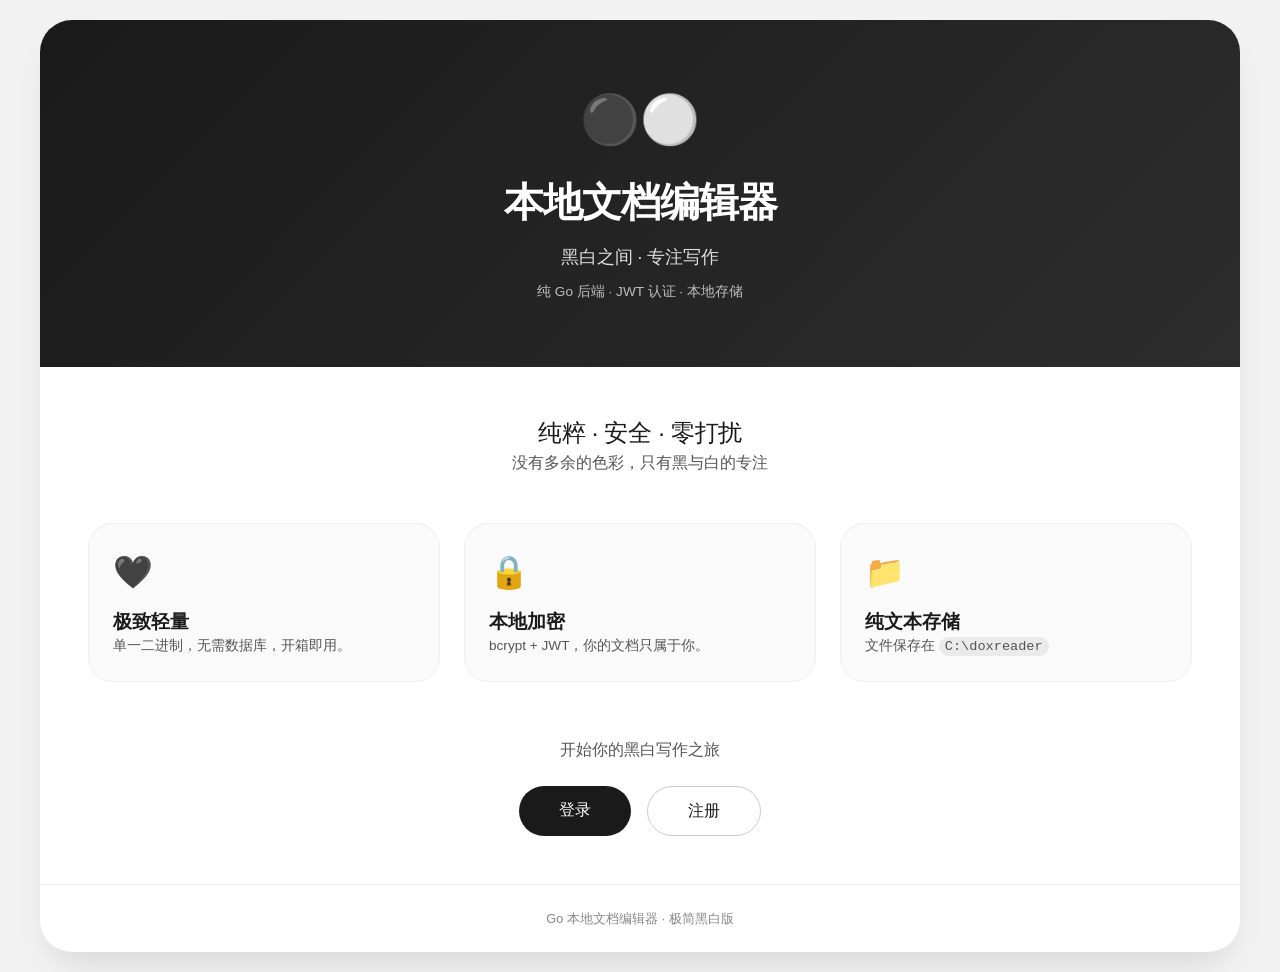
<file: static/index.html>
<!DOCTYPE html>
<html lang="zh-CN">
<head>
    <meta charset="UTF-8">
    <meta name="viewport" content="width=device-width, initial-scale=1.0">
    <title>Go 本地文档编辑器 — 黑白 · 极简</title>
    <link rel="stylesheet" href="/static/style.css">
</head>
<body style="padding: 20px;">
<div style="max-width: 1200px; margin: 0 auto;">
    <div style="background: white; border-radius: 32px; box-shadow: 0 20px 35px -12px rgba(0,0,0,0.12); overflow: hidden;">
        <!-- Hero 黑灰渐变 -->
        <div style="background: linear-gradient(135deg, #1a1a1a 0%, #2d2d2d 100%); color: white; padding: 64px 48px; text-align: center; position: relative;">
            <div style="position: absolute; top: 20px; right: 28px; display: none;" id="profileBtnArea">
                <a href="/profile.html" class="profile-btn-top" title="个人主页">👤</a>
            </div>
            <div style="font-size: 3rem; margin-bottom: 16px;">⚫⚪</div>
            <h1 style="font-size: 2.5rem; font-weight: 700; letter-spacing: -1px; margin: 0 0 12px;">本地文档编辑器</h1>
            <p style="font-size: 1.1rem; opacity: 0.85; max-width: 500px; margin: 0 auto;">黑白之间 · 专注写作</p>
            <p style="font-size: 0.85rem; opacity: 0.7; margin-top: 12px;">纯 Go 后端 · JWT 认证 · 本地存储</p>
        </div>

        <div style="padding: 48px;">
            <h2 style="text-align: center; font-size: 1.5rem; font-weight: 500; letter-spacing: -0.3px;">纯粹 · 安全 · 零打扰</h2>
            <p style="text-align: center; color: #555; margin-bottom: 48px;">没有多余的色彩，只有黑与白的专注</p>

            <div style="display: grid; grid-template-columns: repeat(auto-fit, minmax(260px, 1fr)); gap: 24px;">
                <div style="background: #fafafa; border-radius: 24px; padding: 24px; border: 1px solid #eee;">
                    <div style="font-size: 2rem; margin-bottom: 12px;">🖤</div>
                    <h3 style="font-weight: 600;">极致轻量</h3>
                    <p style="color: #555; font-size: 0.85rem;">单一二进制，无需数据库，开箱即用。</p>
                </div>
                <div style="background: #fafafa; border-radius: 24px; padding: 24px; border: 1px solid #eee;">
                    <div style="font-size: 2rem; margin-bottom: 12px;">🔒</div>
                    <h3 style="font-weight: 600;">本地加密</h3>
                    <p style="color: #555; font-size: 0.85rem;">bcrypt + JWT，你的文档只属于你。</p>
                </div>
                <div style="background: #fafafa; border-radius: 24px; padding: 24px; border: 1px solid #eee;">
                    <div style="font-size: 2rem; margin-bottom: 12px;">📁</div>
                    <h3 style="font-weight: 600;">纯文本存储</h3>
                    <p style="color: #555; font-size: 0.85rem;">文件保存在 <code style="background:#eaeaea;padding:2px 6px;border-radius:12px;">C:\doxreader</code></p>
                </div>
            </div>

            <div style="text-align: center; margin-top: 56px;" id="authSection">
                <p style="color: #555; margin-bottom: 24px;">开始你的黑白写作之旅</p>
                <div class="cta-buttons" style="display: flex; gap: 16px; justify-content: center;">
                    <a href="/login.html" style="background: #1a1a1a; color: white; padding: 12px 40px; border-radius: 40px; text-decoration: none; font-weight: 500;">登录</a>
                    <a href="/register.html" style="background: white; color: #1a1a1a; padding: 12px 40px; border-radius: 40px; text-decoration: none; border: 1px solid #ccc;">注册</a>
                </div>
                <div class="logged-in-area" id="loggedInArea" style="display: none; margin-top: 24px;">
                    <p style="color: #333;">👋 欢迎回来</p>
                    <a href="/editor.html" style="display: inline-block; background: #1a1a1a; color: white; padding: 12px 40px; border-radius: 40px; text-decoration: none;">进入编辑器 →</a>
                    <button class="logout-link" id="logoutBtn" style="display: block; margin: 12px auto 0; background: none; border: none; color: #888; cursor: pointer;">退出登录</button>
                </div>
            </div>
        </div>

        <div style="text-align: center; padding: 24px; border-top: 1px solid #eee; font-size: 0.8rem; color: #888;">
            Go 本地文档编辑器 · 极简黑白版
        </div>
    </div>
</div>

<script type="module">
    import { getToken, removeToken, isLoggedIn } from '/static/auth.js';
    if (isLoggedIn()) {
        document.querySelector('.cta-buttons').style.display = 'none';
        document.getElementById('loggedInArea').style.display = 'block';
        document.getElementById('profileBtnArea').style.display = 'block';
    }
    document.getElementById('logoutBtn')?.addEventListener('click', () => {
        removeToken();
        window.location.reload();
    });
</script>
</body>
</html>
</file>
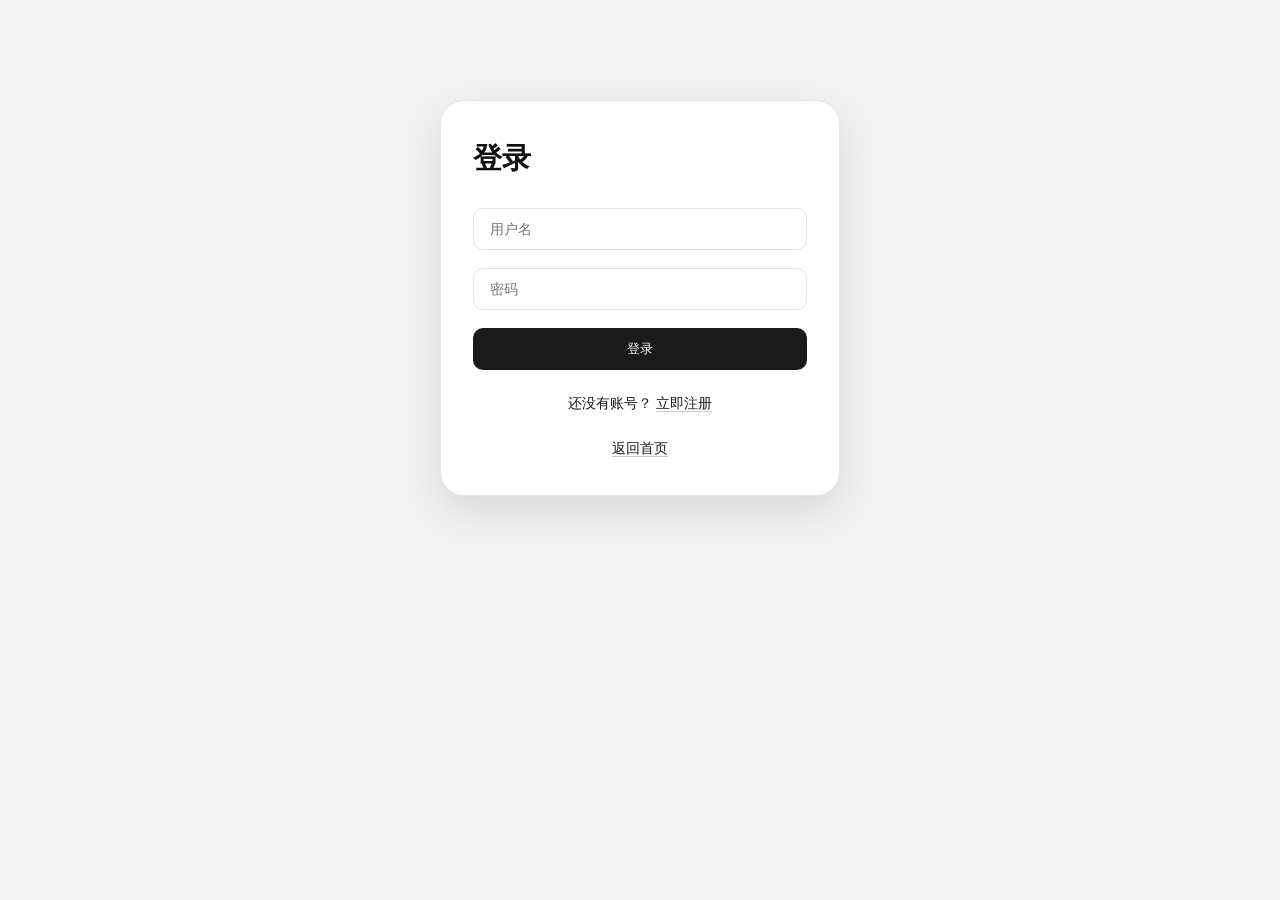
<file: static/login.html>
<!DOCTYPE html>
<html lang="zh-CN">
<head>
    <meta charset="UTF-8">
    <meta name="viewport" content="width=device-width, initial-scale=1.0">
    <title>登录 - 文档编辑器</title>
    <link rel="stylesheet" href="/static/style.css">
</head>
<body>
<div class="auth-container">
    <h2>登录</h2>
    <div id="errorMsg" class="error"></div>
    <input type="text" id="username" placeholder="用户名" autocomplete="username">
    <input type="password" id="password" placeholder="密码" autocomplete="current-password">
    <button id="loginBtn">登录</button>
    <div class="link">还没有账号？ <a href="/register.html">立即注册</a></div>
    <div class="link"><a href="/">返回首页</a></div>
</div>
<script type="module">
    import { setToken } from '/static/auth.js';
    const loginBtn = document.getElementById('loginBtn');
    const errorDiv = document.getElementById('errorMsg');
    loginBtn.addEventListener('click', async () => {
        const username = document.getElementById('username').value.trim();
        const password = document.getElementById('password').value;
        if (!username || !password) {
            errorDiv.textContent = '请填写完整信息';
            return;
        }
        try {
            const res = await fetch('/api/login', {
                method: 'POST',
                headers: { 'Content-Type': 'application/json' },
                body: JSON.stringify({ username, password })
            });
            const data = await res.json();
            if (data.success) {
                setToken(data.token);
                window.location.href = '/';
            } else {
                errorDiv.textContent = data.error || '登录失败';
            }
        } catch (err) {
            errorDiv.textContent = '网络错误';
        }
    });
</script>
</body>
</html>
</file>
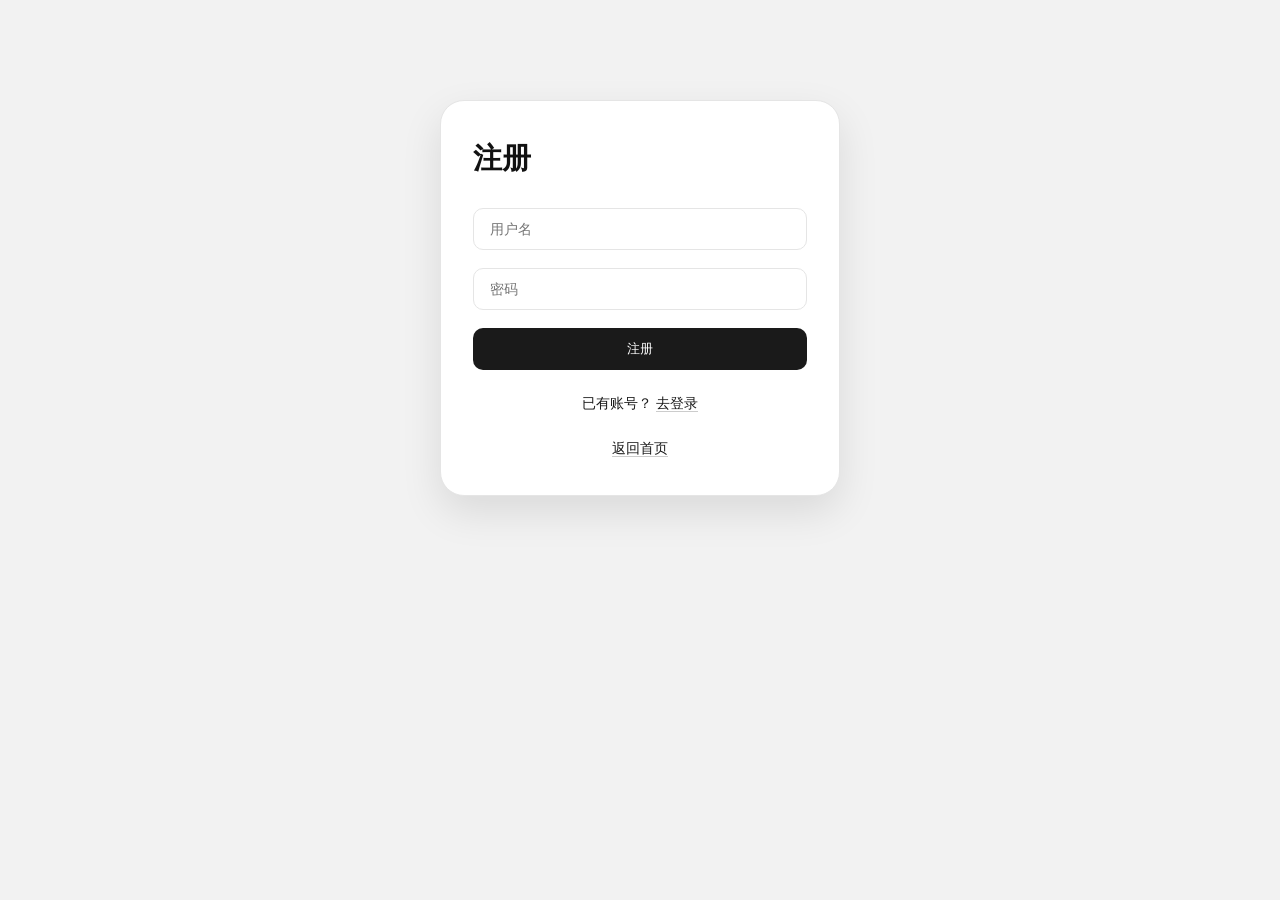
<file: static/register.html>
<!DOCTYPE html>
<html lang="zh-CN">
<head>
    <meta charset="UTF-8">
    <meta name="viewport" content="width=device-width, initial-scale=1.0">
    <title>注册 - 文档编辑器</title>
    <link rel="stylesheet" href="/static/style.css">
</head>
<body>
<div class="auth-container">
    <h2>注册</h2>
    <div id="errorMsg" class="error"></div>
    <input type="text" id="username" placeholder="用户名" autocomplete="username">
    <input type="password" id="password" placeholder="密码" autocomplete="new-password">
    <button id="registerBtn">注册</button>
    <div class="link">已有账号？ <a href="/login.html">去登录</a></div>
    <div class="link"><a href="/">返回首页</a></div>
</div>
<script type="module">
    const registerBtn = document.getElementById('registerBtn');
    const errorDiv = document.getElementById('errorMsg');
    registerBtn.addEventListener('click', async () => {
        const username = document.getElementById('username').value.trim();
        const password = document.getElementById('password').value;
        if (!username || !password) {
            errorDiv.textContent = '请填写完整信息';
            return;
        }
        try {
            const res = await fetch('/api/register', {
                method: 'POST',
                headers: { 'Content-Type': 'application/json' },
                body: JSON.stringify({ username, password })
            });
            const data = await res.json();
            if (data.success) {
                alert('注册成功，请登录');
                window.location.href = '/login.html';
            } else {
                errorDiv.textContent = data.error || '注册失败';
            }
        } catch (err) {
            errorDiv.textContent = '网络错误';
        }
    });
</script>
</body>
</html>
</file>
<file: static/style.css>
/* ========== 黑白极简 · 设计系统 v2 ========== */
:root {
    /* 颜色 */
    --bg-body: #f2f2f2;
    --bg-card: #ffffff;
    --bg-sidebar: #f8f8f8;
    --bg-sidebar-hover: #efefef;
    --bg-sidebar-active: #e8e8e8;
    --bg-editor: #ffffff;
    --bg-toolbar: #fafafa;
    --bg-popup: #1a1a1a;
    --bg-tag: #f0f0f0;

    --text-primary: #1a1a1a;
    --text-secondary: #5a5a5a;
    --text-muted: #999999;
    --text-inverse: #ffffff;
    --text-link: #1a1a1a;

    --border: #e5e5e5;
    --border-light: #f0f0f0;
    --border-dark: #bbbbbb;

    --shadow-sm: 0 1px 3px rgba(0, 0, 0, 0.04);
    --shadow-md: 0 4px 12px rgba(0, 0, 0, 0.06);
    --shadow-lg: 0 8px 24px rgba(0, 0, 0, 0.08);
    --shadow-xl: 0 16px 40px rgba(0, 0, 0, 0.10);

    --btn-primary: #1a1a1a;
    --btn-primary-hover: #000000;
    --btn-secondary: #6b6b6b;
    --btn-secondary-hover: #4a4a4a;
    --btn-danger: #b91c1c;
    --btn-danger-hover: #991b1b;
    --btn-ghost: transparent;
    --btn-ghost-hover: #efefef;

    --radius-xs: 4px;
    --radius-sm: 6px;
    --radius-md: 10px;
    --radius-lg: 16px;
    --radius-xl: 24px;

    --font-sans: 'Inter', -apple-system, 'Segoe UI', Roboto, Helvetica, Arial, sans-serif;
    --font-mono: 'JetBrains Mono', 'Fira Code', 'Cascadia Code', monospace;
    --sidebar-width: 280px;
}

* { margin: 0; padding: 0; box-sizing: border-box; }

body {
    font-family: var(--font-sans);
    background: var(--bg-body);
    color: var(--text-primary);
    line-height: 1.5;
    min-height: 100vh;
    padding: 20px;
    -webkit-font-smoothing: antialiased;
}

/* ========== 主容器 ========== */
.app {
    max-width: 1500px;
    margin: 0 auto;
    background: var(--bg-card);
    border-radius: var(--radius-xl);
    box-shadow: var(--shadow-lg);
    overflow: hidden;
    display: flex;
    flex-direction: column;
    min-height: calc(100vh - 40px);
}

/* ========== 头部 ========== */
header {
    background: linear-gradient(135deg, #1a1a1a 0%, #2a2a2a 100%);
    color: white;
    padding: 18px 72px 18px 28px;
    position: relative;
    flex-shrink: 0;
}

header h1 {
    font-size: 1.25rem;
    font-weight: 600;
    letter-spacing: -0.3px;
    color: white;
}

header h1 code {
    background: rgba(255,255,255,0.15);
    padding: 2px 12px;
    border-radius: 20px;
    font-size: 0.85rem;
    font-weight: 400;
    color: #e0e0e0;
}

header p {
    font-size: 0.78rem;
    opacity: 0.6;
    margin-top: 2px;
}

header p code {
    background: rgba(255,255,255,0.1);
    padding: 1px 8px;
    border-radius: 12px;
    font-size: 0.75rem;
}

.profile-btn-top {
    position: absolute;
    top: 16px;
    right: 24px;
    width: 34px; height: 34px;
    border-radius: 50%;
    background: rgba(255,255,255,0.9);
    color: #1a1a1a;
    display: flex; align-items: center; justify-content: center;
    text-decoration: none;
    font-size: 1rem;
    transition: all 0.2s;
    box-shadow: var(--shadow-sm);
}
.profile-btn-top:hover {
    background: white;
    transform: scale(1.08);
    box-shadow: var(--shadow-md);
}

/* ========== 左右布局 ========== */
.main {
    display: flex;
    flex: 1;
    min-height: 0;
    height: calc(100vh - 40px - 70px);
}

/* ========== 侧边栏 ========== */
.sidebar {
    width: var(--sidebar-width);
    background: var(--bg-sidebar);
    border-right: 1px solid var(--border);
    display: flex;
    flex-direction: column;
    flex-shrink: 0;
    overflow: hidden;
}

.sidebar-section {
    padding: 14px 14px 10px;
}
.sidebar-section + .sidebar-section {
    border-top: 1px solid var(--border-light);
}

.sidebar-header {
    display: flex;
    justify-content: space-between;
    align-items: center;
    margin-bottom: 8px;
}
.sidebar-header h3 {
    font-size: 0.7rem;
    font-weight: 600;
    text-transform: uppercase;
    letter-spacing: 0.8px;
    color: var(--text-muted);
}

.sidebar-btn {
    background: var(--btn-ghost);
    border: none;
    width: 26px; height: 26px;
    border-radius: var(--radius-sm);
    cursor: pointer;
    color: var(--text-muted);
    display: flex; align-items: center; justify-content: center;
    font-size: 0.9rem;
    transition: all 0.15s;
}
.sidebar-btn:hover {
    background: var(--btn-ghost-hover);
    color: var(--text-primary);
}

/* ---- 分类树（可折叠） ---- */
.category-tree {
    list-style: none;
    font-size: 0.82rem;
    margin-bottom: 2px;
}
.category-tree li {
    padding: 4px 8px 4px 12px;
    cursor: pointer;
    border-radius: var(--radius-sm);
    transition: all 0.12s;
    color: var(--text-primary);
    position: relative;
    border-left: 2.5px solid transparent;
    display: flex;
    align-items: center;
    gap: 2px;
}
.category-tree li:hover {
    background: var(--bg-sidebar-hover);
}
.category-tree li.active {
    background: var(--bg-sidebar-active);
    font-weight: 500;
    border-left-color: var(--text-primary);
}
/* 层级缩进 */
.category-tree li.cat-child {
    padding-left: 24px;
    border-left-color: #bbb;
}
.category-tree li.cat-child.active {
    border-left-color: #555;
}
.category-tree li.cat-grandchild {
    padding-left: 38px;
    border-left-color: #d5d5d5;
}
.category-tree li.cat-grandchild.active {
    border-left-color: #777;
}
/* 展开/折叠箭头 */
.cat-toggle {
    display: inline-block;
    width: 14px;
    font-size: 0.6rem;
    cursor: pointer;
    flex-shrink: 0;
    color: var(--text-muted);
    user-select: none;
}
.cat-toggle:hover {
    color: var(--text-primary);
}
/* "全部文档"和"未分类"不缩进 */
.category-tree li.cat-all,
.category-tree li.cat-uncat {
    padding-left: 12px;
}
.category-tree li.cat-all.active,
.category-tree li.cat-uncat.active {
    border-left-color: var(--text-primary);
}

.cat-actions {
    display: none;
    position: absolute;
    right: 6px; top: 50%;
    transform: translateY(-50%);
    font-size: 0.75rem;
    color: var(--text-muted);
    background: inherit;
    padding-left: 6px;
}
.category-tree li:hover .cat-actions {
    display: flex;
    gap: 2px;
}
.cat-actions span {
    cursor: pointer;
    padding: 2px 4px;
    border-radius: 3px;
}
.cat-actions span:hover {
    background: #ddd;
    color: var(--text-primary);
}

/* ---- 新建分类表单 ---- */
.new-category-form {
    display: none;
    padding: 6px 0;
}
.new-category-form.visible {
    display: block;
}
.new-category-form input,
.new-category-form select {
    font-size: 0.77rem;
    padding: 5px 8px;
    border: 1px solid var(--border);
    border-radius: var(--radius-sm);
    background: white;
    width: 100%;
    margin-bottom: 4px;
}
.new-category-form input:focus,
.new-category-form select:focus {
    outline: none;
    border-color: var(--text-primary);
}
.new-category-form .form-row {
    display: flex;
    gap: 4px;
    align-items: center;
}
.new-category-form .form-row select {
    flex: 1;
}
.new-category-form .form-row button {
    padding: 5px 12px;
    background: var(--btn-primary);
    color: white;
    border: none;
    border-radius: var(--radius-sm);
    cursor: pointer;
    font-size: 0.77rem;
    white-space: nowrap;
}

/* ---- 文件列表 ---- */
.file-section {
    flex: 1;
    display: flex;
    flex-direction: column;
    min-height: 0;
    padding: 10px 14px 0;
    overflow: hidden;
}

.file-list {
    list-style: none;
    flex: 1;
    overflow-y: auto;
    margin-bottom: 10px;
}
.file-list li {
    padding: 7px 10px;
    margin-bottom: 3px;
    border-radius: var(--radius-sm);
    cursor: pointer;
    display: flex;
    justify-content: space-between;
    align-items: center;
    transition: all 0.12s;
    font-size: 0.85rem;
}
.file-list li:hover {
    background: var(--bg-sidebar-hover);
}
.file-list li.active {
    background: var(--bg-sidebar-active);
    font-weight: 500;
    border-left: 2.5px solid var(--text-primary);
    border-radius: var(--radius-sm) 2px 2px var(--radius-sm);
}
.file-name {
    flex: 1;
    overflow: hidden;
    text-overflow: ellipsis;
    white-space: nowrap;
}
.del-btn {
    background: transparent; border: none;
    color: var(--text-muted); cursor: pointer;
    opacity: 0; font-size: 0.85rem;
    padding: 2px 6px; border-radius: 10px;
    transition: all 0.15s;
}
.file-list li:hover .del-btn { opacity: 0.5; }
.del-btn:hover { opacity: 1 !important; color: var(--btn-danger); background: #fce4e4; }

/* ---- 新建文件 ---- */
.new-file {
    display: flex;
    gap: 6px;
    padding-top: 10px;
    border-top: 1px solid var(--border-light);
}
.new-file input {
    flex: 1;
    padding: 7px 10px;
    border: 1px solid var(--border);
    border-radius: var(--radius-sm);
    font-size: 0.8rem;
    transition: all 0.2s;
    background: white;
}
.new-file input:focus {
    outline: none;
    border-color: var(--text-primary);
    box-shadow: 0 0 0 2px rgba(0,0,0,0.04);
}
.new-file button {
    padding: 7px 14px;
    background: var(--btn-primary);
    color: white;
    border: none;
    border-radius: var(--radius-sm);
    font-size: 0.78rem;
    font-weight: 500;
    cursor: pointer;
    transition: all 0.15s;
    white-space: nowrap;
}
.new-file button:hover {
    background: var(--btn-primary-hover);
}

/* ---- 标注面板（侧边栏底部） ---- */
.annotation-section {
    border-top: 1px solid var(--border-light);
    padding: 10px 14px;
    max-height: 30vh;
    overflow-y: auto;
    flex-shrink: 0;
}
.annotation-section .sidebar-header {
    margin-bottom: 6px;
}

.annotation-list, .reference-list {
    list-style: none;
    font-size: 0.8rem;
}

.annotation-item {
    padding: 6px 8px;
    margin-bottom: 4px;
    background: white;
    border-radius: var(--radius-sm);
    border: 1px solid var(--border-light);
    transition: all 0.12s;
}
.annotation-item:hover {
    border-color: var(--border);
}

.annotation-text {
    background: #f6f6f6;
    padding: 3px 6px;
    border-radius: 3px;
    font-size: 0.78rem;
    color: var(--text-secondary);
    margin-bottom: 3px;
    font-style: italic;
    word-break: break-all;
}
.annotation-link {
    font-size: 0.75rem;
    color: var(--text-link);
    cursor: pointer;
    text-decoration: none;
}
.annotation-link:hover {
    text-decoration: underline;
}
.annotation-comment {
    font-size: 0.73rem;
    color: var(--text-muted);
    font-style: italic;
    margin-top: 2px;
}
.annotation-delete {
    cursor: pointer;
    color: var(--text-muted);
    font-size: 0.7rem;
    float: right;
}
.annotation-delete:hover {
    color: var(--btn-danger);
}

.reference-section {
    margin-top: 8px;
    padding-top: 6px;
    border-top: 1px solid var(--border-light);
}
.reference-item {
    padding: 4px 8px;
    margin-bottom: 3px;
    color: var(--text-secondary);
}
.reference-item a {
    color: var(--text-link);
    text-decoration: none;
    font-weight: 500;
}
.reference-item a:hover {
    text-decoration: underline;
}

/* ========== 编辑器区域 ========== */
.editor {
    flex: 1;
    display: flex;
    flex-direction: column;
    background: var(--bg-editor);
    min-width: 0;
}

/* ---- 工具栏 ---- */
.toolbar {
    display: flex;
    align-items: center;
    gap: 10px;
    padding: 12px 20px;
    border-bottom: 1px solid var(--border-light);
    background: var(--bg-toolbar);
    flex-shrink: 0;
}

.toolbar-left {
    display: flex;
    align-items: center;
    gap: 8px;
    flex: 1;
    min-width: 0;
}

.toolbar-right {
    display: flex;
    align-items: center;
    gap: 6px;
    flex-shrink: 0;
}

.current-file-badge {
    background: var(--bg-tag);
    padding: 4px 14px;
    border-radius: 30px;
    font-size: 0.8rem;
    font-weight: 500;
    color: var(--text-secondary);
    white-space: nowrap;
    overflow: hidden;
    text-overflow: ellipsis;
    max-width: 200px;
}

.file-category-select {
    font-size: 0.78rem;
    padding: 4px 8px;
    border: 1px solid var(--border);
    border-radius: var(--radius-sm);
    background: white;
    color: var(--text-primary);
    max-width: 180px;
}
.file-category-select:focus {
    outline: none;
    border-color: var(--text-primary);
}

.toolbar-btn {
    padding: 6px 14px;
    border-radius: var(--radius-sm);
    font-size: 0.78rem;
    font-weight: 500;
    border: none;
    cursor: pointer;
    transition: all 0.15s;
    white-space: nowrap;
}
.toolbar-btn.primary {
    background: var(--btn-primary);
    color: white;
}
.toolbar-btn.primary:hover {
    background: var(--btn-primary-hover);
}
.toolbar-btn.secondary {
    background: transparent;
    color: var(--text-secondary);
    border: 1px solid var(--border);
}
.toolbar-btn.secondary:hover {
    background: var(--bg-sidebar-hover);
}
.toolbar-btn.danger {
    background: transparent;
    color: var(--text-secondary);
}
.toolbar-btn.danger:hover {
    background: #fce4e4;
    color: var(--btn-danger);
}

/* ---- 编辑器文本框 ---- */
.editor-textarea {
    flex: 1;
    font-family: var(--font-mono);
    padding: 24px 28px;
    border: none;
    font-size: 14px;
    line-height: 1.7;
    resize: none;
    background: var(--bg-editor);
    transition: all 0.15s;
    min-height: 200px;
}
.editor-textarea:focus {
    outline: none;
}
.editor-textarea::placeholder {
    color: var(--text-muted);
}

/* ---- 标注弹出气泡 ---- */
.annotation-popup {
    display: none;
    position: fixed;
    background: var(--bg-popup);
    color: white;
    border-radius: var(--radius-sm);
    padding: 2px;
    z-index: 500;
    box-shadow: var(--shadow-lg);
    pointer-events: auto;
}
.annotation-popup.visible {
    display: block;
    animation: popIn 0.15s ease;
}
.annotation-popup button {
    background: none;
    border: none;
    color: white;
    cursor: pointer;
    padding: 4px 10px;
    font-size: 0.78rem;
    border-radius: 4px;
    transition: background 0.1s;
}
.annotation-popup button:hover {
    background: rgba(255,255,255,0.12);
}

/* ---- 状态栏 ---- */
.status {
    padding: 6px 20px;
    font-size: 0.72rem;
    color: var(--text-muted);
    text-align: right;
    border-top: 1px solid var(--border-light);
    flex-shrink: 0;
}

/* ========== 全局最小化 ========== */
.app {
    transition: opacity 0.35s ease, transform 0.35s ease, visibility 0.35s ease;
}
.app.minimized {
    opacity: 0;
    transform: scale(0.96) translateY(-8px);
    visibility: hidden;
    pointer-events: none;
}

/* 所有可拖拽的浮动按钮 — 用 left/top 定位以便过渡 */
.draggable-btn {
    position: fixed;
    z-index: 1000;
    width: 56px;
    height: 56px;
    right: 28px;
    border-radius: 50%;
    background: #1a1a1a;
    color: white;
    border: none;
    font-size: 1.3rem;
    cursor: grab;
    box-shadow: 0 4px 16px rgba(0,0,0,0.25);
    display: flex;
    align-items: center;
    justify-content: center;
    user-select: none;
    transition: left 0.4s cubic-bezier(0.34, 1.56, 0.64, 1),
                top 0.4s cubic-bezier(0.34, 1.56, 0.64, 1),
                opacity 0.2s ease;
}
.draggable-btn:active { cursor: grabbing; }
.draggable-btn:hover {
    background: #000;
    box-shadow: 0 6px 20px rgba(0,0,0,0.3);
}
.draggable-btn.dragging {
    transition: none !important;
    cursor: grabbing;
}
/* ========== 动画 ========== */
@keyframes popIn {
    from { opacity: 0; transform: scale(0.9) translateY(-4px); }
    to { opacity: 1; transform: scale(1) translateY(0); }
}
@keyframes fadeIn {
    from { opacity: 0; }
    to { opacity: 1; }
}
@keyframes slideDown {
    from { opacity: 0; max-height: 0; }
    to { opacity: 1; max-height: 200px; }
}

/* ========== 滚动条 ========== */
::-webkit-scrollbar { width: 5px; height: 5px; }
::-webkit-scrollbar-track { background: transparent; }
::-webkit-scrollbar-thumb { background: #ccc; border-radius: 10px; }
::-webkit-scrollbar-thumb:hover { background: #999; }

/* ========== 响应式 ========== */
@media (max-width: 800px) {
    body { padding: 12px; }
    .main { flex-direction: column; }
    .sidebar { width: 100%; border-right: none; border-bottom: 1px solid var(--border); }
    .toolbar { flex-wrap: wrap; }
    .toolbar-right { width: 100%; justify-content: flex-end; }
}

/* ======================================================================
   以下为保持兼容的旧样式（AI 面板、登录/注册等，未改动）
   ====================================================================== */

/* 登录/注册卡片 */
.auth-container {
    max-width: 400px; margin: 80px auto;
    padding: 36px 32px; background: white;
    border-radius: var(--radius-xl);
    box-shadow: var(--shadow-xl);
    border: 1px solid var(--border);
}
.auth-container h2 {
    font-size: 1.8rem; font-weight: 600;
    margin-bottom: 28px; color: #111;
    letter-spacing: -0.5px;
}
.auth-container input {
    width: 100%; padding: 12px 16px; margin-bottom: 18px;
    border: 1px solid var(--border); border-radius: var(--radius-md);
    font-size: 0.9rem; transition: all 0.2s; background: white;
}
.auth-container input:focus {
    outline: none; border-color: #1a1a1a;
    box-shadow: 0 0 0 3px rgba(0,0,0,0.05);
}
.auth-container button {
    width: 100%; padding: 12px;
    background: #1a1a1a; color: white;
    border: none; border-radius: var(--radius-md);
    font-weight: 500; cursor: pointer; transition: all 0.2s;
}
.auth-container button:hover { background: #000; transform: translateY(-1px); }
.error { color: #b91c1c; font-size: 0.85rem; margin-bottom: 16px; }
.link { text-align: center; margin-top: 24px; font-size: 0.85rem; }
.link a { color: #1a1a1a; text-decoration: none; font-weight: 500; border-bottom: 1px solid #ccc; }
.link a:hover { color: #000; border-bottom-color: #000; }

/* ========== AI 对话面板（原样保留） ========== */
.ai-toggle-btn {
    position: fixed; bottom: 28px; right: 28px;
    z-index: 1000; width: 56px; height: 56px;
    border-radius: 50%; background: #1a1a1a; color: white;
    border: none; font-size: 1.3rem; cursor: pointer;
    box-shadow: 0 4px 16px rgba(0,0,0,0.25);
    transition: all 0.2s ease;
    display: flex; align-items: center; justify-content: center;
}
.ai-toggle-btn:hover { background: #000; transform: scale(1.05); box-shadow: 0 6px 20px rgba(0,0,0,0.3); }
.ai-chat-panel {
    position: fixed; bottom: 100px; right: 28px; z-index: 999;
    width: 420px; height: 600px; max-height: 85vh;
    min-width: 320px; min-height: 400px; max-width: 750px;
    background: white; border-radius: 20px;
    box-shadow: 0 12px 40px rgba(0,0,0,0.18);
    border: 1px solid var(--border);
    transform: translateY(20px); opacity: 0; visibility: hidden;
    transition: opacity 0.25s ease, visibility 0.25s ease, transform 0.25s ease;
}
.ai-chat-panel-inner { overflow: hidden; border-radius: inherit; height: 100%; display: flex; flex-direction: column; }
.ai-chat-panel.dragging, .ai-chat-panel.dragging .ai-chat-panel-inner { transition: none !important; user-select: none; }
.resize-handle { position: absolute; z-index: 1002; }
.resize-handle[data-dir="n"] { top: -5px; left: 10px; right: 10px; height: 10px; cursor: n-resize; }
.resize-handle[data-dir="s"] { bottom: -5px; left: 10px; right: 10px; height: 10px; cursor: s-resize; }
.resize-handle[data-dir="e"] { right: -5px; top: 10px; bottom: 10px; width: 10px; cursor: e-resize; }
.resize-handle[data-dir="w"] { left: -5px; top: 10px; bottom: 10px; width: 10px; cursor: w-resize; }
.resize-handle[data-dir="nw"] { top: -5px; left: -5px; width: 18px; height: 18px; cursor: nw-resize; }
.resize-handle[data-dir="ne"] { top: -5px; right: -5px; width: 18px; height: 18px; cursor: ne-resize; }
.resize-handle[data-dir="sw"] { bottom: -5px; left: -5px; width: 18px; height: 18px; cursor: sw-resize; }
.resize-handle[data-dir="se"] { bottom: -5px; right: -5px; width: 18px; height: 18px; cursor: se-resize; }
.ai-chat-panel.visible { transform: translateY(0); opacity: 1; visibility: visible; }
.ai-chat-header {
    background: linear-gradient(135deg, #1a1a1a 0%, #2c2c2c 100%);
    color: white; padding: 14px 18px;
    display: flex; justify-content: space-between; align-items: center;
    font-size: 0.9rem; font-weight: 500; cursor: grab;
}
.ai-chat-header:active { cursor: grabbing; }
.ai-chat-actions button {
    background: transparent; border: none; color: rgba(255,255,255,0.7);
    cursor: pointer; font-size: 1rem; padding: 4px 8px; border-radius: 12px; transition: all 0.2s;
}
.ai-chat-actions button:hover { background: rgba(255,255,255,0.15); color: white; }
.ai-chat-messages {
    flex: 1; overflow-y: auto; padding: 16px;
    background: #fafafa; display: flex; flex-direction: column; gap: 12px;
}
.chat-message { display: flex; gap: 10px; max-width: 90%; animation: fadeIn 0.2s ease; }
.chat-message.user { align-self: flex-end; flex-direction: row-reverse; }
.chat-message.system {
    align-self: center; max-width: 100%; font-size: 0.82rem;
    color: var(--text-muted); text-align: center; background: #f0f0f0;
    padding: 10px 14px; border-radius: 14px; white-space: pre-wrap; line-height: 1.5;
}
.chat-message.assistant { align-self: flex-start; }
.chat-msg-avatar { width: 32px; height: 32px; border-radius: 50%; background: #e8e8e8; display: flex; align-items: center; justify-content: center; font-size: 1rem; flex-shrink: 0; }
.chat-message.user .chat-msg-avatar { background: #1a1a1a; }
.chat-msg-content { background: white; padding: 10px 14px; border-radius: 16px; font-size: 0.85rem; line-height: 1.6; white-space: pre-wrap; word-break: break-word; box-shadow: 0 1px 3px rgba(0,0,0,0.06); color: var(--text-primary); }
.chat-message.user .chat-msg-content { background: #1a1a1a; color: white; border-bottom-right-radius: 4px; }
.chat-message.assistant .chat-msg-content { border-bottom-left-radius: 4px; }
.ai-chat-input-area { border-top: 1px solid var(--border); padding: 12px; background: white; display: flex; flex-direction: column; gap: 8px; }
.ai-chat-input-toolbar { display: flex; gap: 6px; align-items: center; }
.ai-chat-input-row { display: flex; gap: 8px; align-items: flex-end; }
.toolbar-btn { background: transparent; border: 1px solid var(--border); border-radius: 14px; padding: 6px 14px; font-size: 0.8rem; cursor: pointer; transition: all 0.2s; color: var(--text-secondary); white-space: nowrap; display: inline-flex; align-items: center; gap: 4px; }
.toolbar-btn:hover { background: var(--bg-sidebar-hover); border-color: var(--border-dark); }
.toolbar-btn.active { background: #1a1a1a; color: white; border-color: #1a1a1a; }
.role-dropdown-wrapper { position: relative; display: inline-flex; }
.role-dropdown-menu { display: none; position: absolute; bottom: 100%; left: 0; z-index: 1001; margin-bottom: 4px; min-width: 220px; background: white; border: 1px solid var(--border); border-radius: 12px; box-shadow: 0 -4px 16px rgba(0,0,0,0.1); padding: 4px; max-height: 280px; overflow-y: auto; }
.role-dropdown-menu.show { display: block; }
.role-dropdown-item { padding: 8px 12px; border-radius: 8px; cursor: pointer; display: flex; flex-direction: column; gap: 2px; transition: background 0.15s; }
.role-dropdown-item:hover { background: var(--bg-sidebar-hover); }
.role-dropdown-item.active { background: var(--bg-sidebar-active); font-weight: 500; }
.role-dropdown-item .role-name { font-size: 0.85rem; color: var(--text-primary); }
.role-dropdown-item .role-desc { font-size: 0.75rem; color: var(--text-muted); }
.ai-chat-input-row textarea { flex: 1; padding: 10px 14px; border: 1px solid var(--border); border-radius: 14px; font-size: 0.85rem; font-family: inherit; resize: none; transition: all 0.2s; background: #fafafa; }
.ai-chat-input-row textarea:focus { outline: none; border-color: #1a1a1a; background: white; }
.ai-chat-input-row button { padding: 10px 20px; background: #1a1a1a; color: white; border: none; border-radius: 14px; font-weight: 500; cursor: pointer; transition: all 0.2s; white-space: nowrap; }
.ai-chat-input-row button:hover { background: #000; }
.ai-chat-input-row button:disabled { background: #aaa; cursor: not-allowed; }
.chat-msg-content h1, .chat-msg-content h2, .chat-msg-content h3 { font-size: 1.1em; margin: 8px 0 4px; font-weight: 600; }
.chat-msg-content h1 { font-size: 1.25em; }
.chat-msg-content h2 { font-size: 1.15em; }
.chat-msg-content h3 { font-size: 1.05em; }
.chat-msg-content p { margin: 4px 0; }
.chat-msg-content ul, .chat-msg-content ol { padding-left: 20px; margin: 4px 0; }
.chat-msg-content li { margin: 2px 0; }
.chat-msg-content code { background: #f0f0f0; padding: 2px 6px; border-radius: 4px; font-size: 0.85em; font-family: var(--font-mono); }
.chat-message.user .chat-msg-content code { background: rgba(255,255,255,0.2); color: #e0e0e0; }
.chat-msg-content pre { background: #f5f5f5; padding: 12px; border-radius: 8px; overflow-x: auto; margin: 8px 0; }
.chat-msg-content pre code { background: none; padding: 0; font-size: 0.82em; }
.chat-msg-content blockquote { border-left: 3px solid #ddd; padding-left: 12px; margin: 8px 0; color: var(--text-secondary); }
.chat-msg-content table { border-collapse: collapse; margin: 8px 0; width: 100%; }
.chat-msg-content th, .chat-msg-content td { border: 1px solid var(--border); padding: 6px 10px; text-align: left; }
.chat-msg-content th { background: #f5f5f5; font-weight: 600; }
.chat-msg-content a { color: #1a1a1a; text-decoration: underline; }
.chat-msg-content img { max-width: 100%; border-radius: 4px; }
.chat-msg-content hr { border: none; border-top: 1px solid var(--border); margin: 12px 0; }
.chat-msg-content strong { font-weight: 600; }
@media (max-width: 680px) {
    .ai-chat-panel { right: 12px; left: 12px; width: auto; bottom: 90px; max-height: 60vh; }
    .ai-toggle-btn { bottom: 20px; right: 20px; width: 48px; height: 48px; font-size: 1.1rem; }
}
</file>
